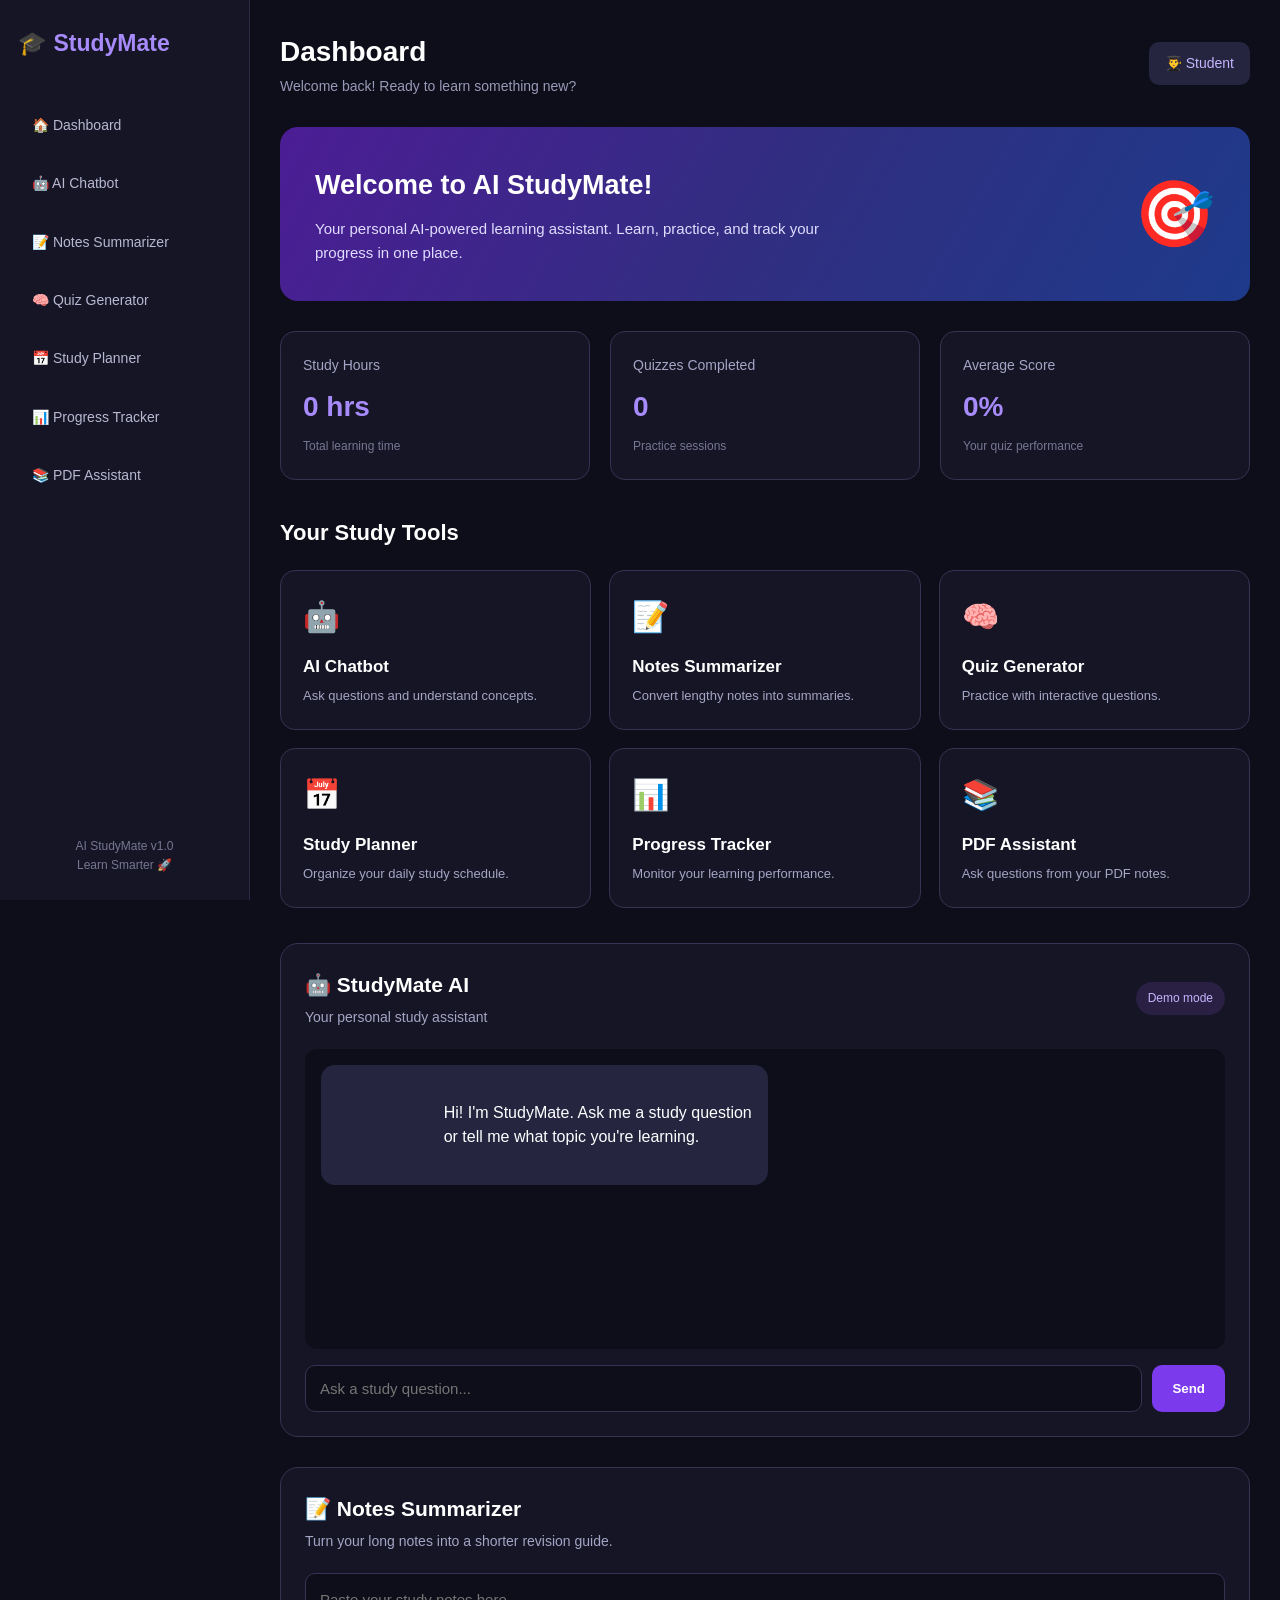
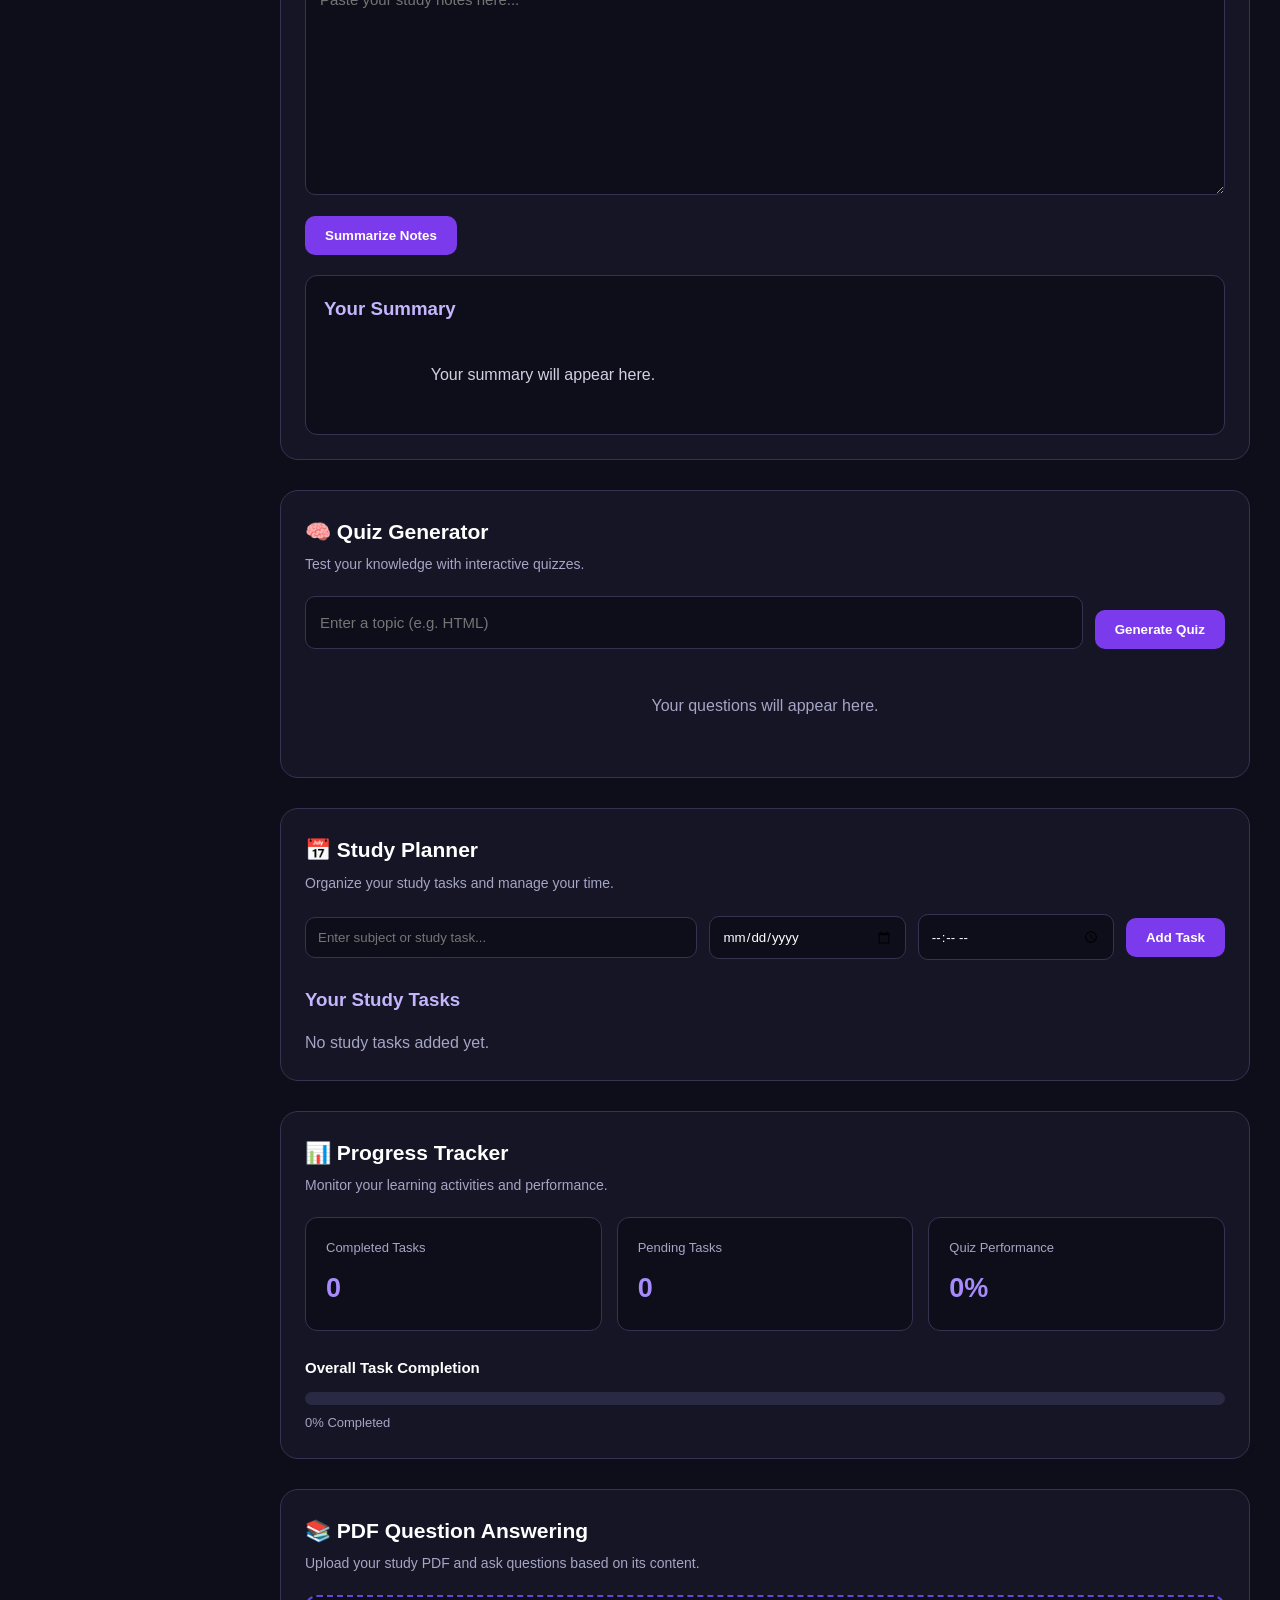
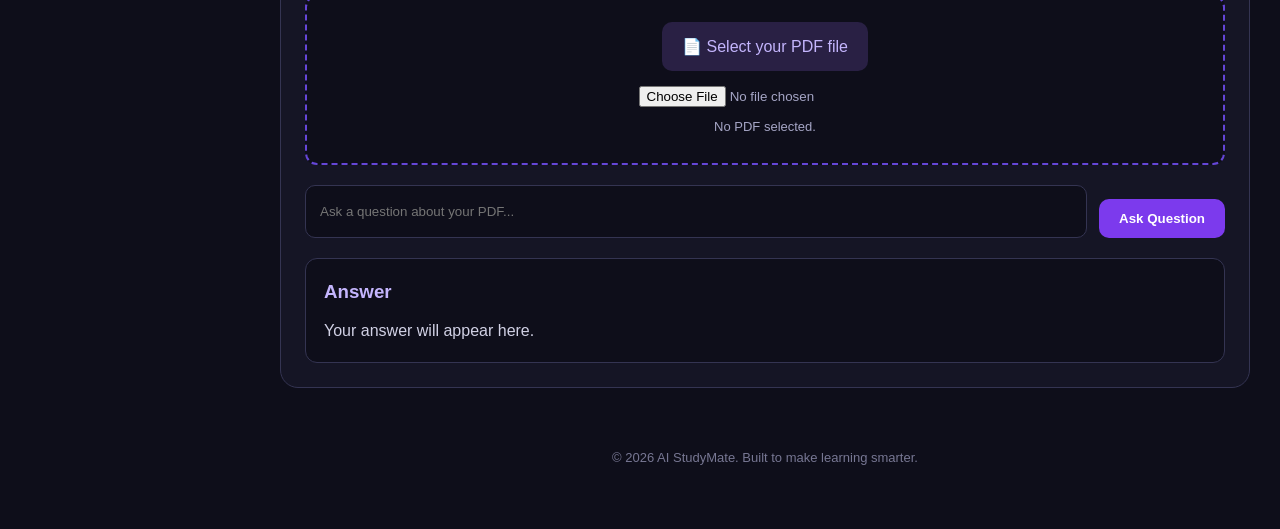
<file: index.html>
<!DOCTYPE html>
<html lang="en">

<head>
    <meta charset="UTF-8">
    <meta name="viewport" content="width=device-width, initial-scale=1.0">

    <title>AI StudyMate - Smart Study Assistant</title>

    <link rel="stylesheet" href="style.css">
</head>

<body>

    <!-- Main Dashboard Layout -->
    <div class="dashboard">

        <!-- Sidebar -->
        <aside class="sidebar">

            <div class="logo">
                <h2>🎓 StudyMate</h2>
            </div>

            <nav class="sidebar-nav">

                <a href="#dashboard">🏠 Dashboard</a>

                <a href="#chatbot">🤖 AI Chatbot</a>

                <a href="#notes">📝 Notes Summarizer</a>

                <a href="#quiz">🧠 Quiz Generator</a>

                <a href="#planner">📅 Study Planner</a>

                <a href="#progress">📊 Progress Tracker</a>

                <a href="#pdf">📚 PDF Assistant</a>

            </nav>

            <div class="sidebar-footer">
                <p>AI StudyMate v1.0</p>
                <p>Learn Smarter 🚀</p>
            </div>

        </aside>


        <!-- Main Content -->
        <main class="main-content" id="dashboard">

            <!-- Top Navigation -->
            <header class="topbar">

                <div>
                    <h1>Dashboard</h1>
                    <p>Welcome back! Ready to learn something new?</p>
                </div>

                <div class="profile">
                    <span>👨‍🎓 Student</span>
                </div>

            </header>


            <!-- Welcome Section -->
            <section class="welcome-section">

                <div>
                    <h2>Welcome to AI StudyMate!</h2>

                    <p>
                        Your personal AI-powered learning assistant.
                        Learn, practice, and track your progress
                        in one place.
                    </p>
                </div>

                <div class="welcome-icon">
                    🎯
                </div>

            </section>


            <!-- Dashboard Statistics -->
            <section class="stats-container">

                <div class="stat-card">
                    <h3>Study Hours</h3>
                    <h2 id="studyHours">0 hrs</h2>
                    <p>Total learning time</p>
                </div>

                <div class="stat-card">
                    <h3>Quizzes Completed</h3>
                    <h2 id="quizCount">0</h2>
                    <p>Practice sessions</p>
                </div>

                <div class="stat-card">
                    <h3>Average Score</h3>
                    <h2 id="averageScore">0%</h2>
                    <p>Your quiz performance</p>
                </div>

            </section>


            <!-- Available Tools -->
            <section class="tools-section" id="tools">

                <h2>Your Study Tools</h2>

                <div class="tools-grid">

                    <a href="#chatbot" class="tool-card">
                        <span>🤖</span>
                        <h3>AI Chatbot</h3>
                        <p>Ask questions and understand concepts.</p>
                    </a>

                    <a href="#notes" class="tool-card">
                        <span>📝</span>
                        <h3>Notes Summarizer</h3>
                        <p>Convert lengthy notes into summaries.</p>
                    </a>

                    <a href="#quiz" class="tool-card">
                        <span>🧠</span>
                        <h3>Quiz Generator</h3>
                        <p>Practice with interactive questions.</p>
                    </a>

                    <a href="#planner" class="tool-card">
                        <span>📅</span>
                        <h3>Study Planner</h3>
                        <p>Organize your daily study schedule.</p>
                    </a>

                    <a href="#progress" class="tool-card">
                        <span>📊</span>
                        <h3>Progress Tracker</h3>
                        <p>Monitor your learning performance.</p>
                    </a>

                    <a href="#pdf" class="tool-card">
                        <span>📚</span>
                        <h3>PDF Assistant</h3>
                        <p>Ask questions from your PDF notes.</p>
                    </a>

                </div>

            </section>


            <!-- 1. AI Chatbot -->
            <section class="chatbot" id="chatbot">

                <div class="chat-header">

                    <div>
                        <h2>🤖 StudyMate AI</h2>
                        <p>Your personal study assistant</p>
                    </div>

                    <span class="chat-status">Demo mode</span>

                </div>

                <div class="chat-messages" id="chatMessages">

                    <div class="message bot-message">
                        Hi! I'm StudyMate. Ask me a study question
                        or tell me what topic you're learning.
                    </div>

                </div>

                <form class="chat-form" id="chatForm">

                    <input
                        type="text"
                        id="chatInput"
                        placeholder="Ask a study question..."
                        autocomplete="off"
                        aria-label="Enter your study question"
                    >

                    <button type="submit" id="sendButton">
                        Send
                    </button>

                </form>

            </section>


            <!-- 2. Notes Summarizer -->
            <section class="notes-summarizer" id="notes">

                <div class="notes-header">

                    <h2>📝 Notes Summarizer</h2>

                    <p>
                        Turn your long notes into a shorter revision guide.
                    </p>

                </div>

                <textarea
                    id="notesInput"
                    placeholder="Paste your study notes here..."
                    rows="8"
                ></textarea>

                <button id="summarizeButton" type="button">
                    Summarize Notes
                </button>

                <div class="summary-result" id="summaryResult">

                    <h3>Your Summary</h3>

                    <p id="summaryText">
                        Your summary will appear here.
                    </p>

                </div>

            </section>


            <!-- 3. Quiz Generator -->
            <section class="quiz-generator" id="quiz">

                <div class="quiz-header">

                    <h2>🧠 Quiz Generator</h2>

                    <p>
                        Test your knowledge with interactive quizzes.
                    </p>

                </div>

                <div class="quiz-input">

                    <input
                        type="text"
                        id="quizTopic"
                        placeholder="Enter a topic (e.g. HTML)"
                    >

                    <button id="generateQuiz" type="button">
                        Generate Quiz
                    </button>

                </div>

                <div id="quizContainer">

                    <p class="quiz-placeholder">
                        Your questions will appear here.
                    </p>

                </div>

                <div id="quizScore"></div>

            </section>


            <!-- 4. Study Planner -->
            <section class="study-planner" id="planner">

                <div class="planner-header">

                    <h2>📅 Study Planner</h2>

                    <p>
                        Organize your study tasks and manage your time.
                    </p>

                </div>

                <form id="plannerForm" class="planner-form">

                    <input
                        type="text"
                        id="taskInput"
                        placeholder="Enter subject or study task..."
                        required
                    >

                    <input
                        type="date"
                        id="taskDate"
                        required
                    >

                    <input
                        type="time"
                        id="taskTime"
                        required
                    >

                    <button type="submit">
                        Add Task
                    </button>

                </form>

                <div class="planner-list">

                    <h3>Your Study Tasks</h3>

                    <div id="taskList">

                        <p class="planner-placeholder">
                            Your study tasks will appear here.
                        </p>

                    </div>

                </div>

            </section>


            <!-- 5. Progress Tracker -->
            <section class="progress-tracker" id="progress">

                <div class="progress-header">

                    <h2>📊 Progress Tracker</h2>

                    <p>
                        Monitor your learning activities and performance.
                    </p>

                </div>

                <div class="progress-cards">

                    <div class="progress-card">

                        <h3>Completed Tasks</h3>

                        <h2 id="completedTasks">0</h2>

                    </div>

                    <div class="progress-card">

                        <h3>Pending Tasks</h3>

                        <h2 id="pendingTasks">0</h2>

                    </div>

                    <div class="progress-card">

                        <h3>Quiz Performance</h3>

                        <h2 id="progressQuizScore">0%</h2>

                    </div>

                </div>

                <div class="progress-bar-container">

                    <h3>Overall Task Completion</h3>

                    <div class="progress-bar">

                        <div
                            class="progress-fill"
                            id="progressFill"
                        ></div>

                    </div>

                    <p id="progressPercentage">0% Completed</p>

                </div>

            </section>


            <!-- 6. PDF Question Answering -->
            <section class="pdf-assistant" id="pdf">

                <div class="pdf-header">

                    <h2>📚 PDF Question Answering</h2>

                    <p>
                        Upload your study PDF and ask questions
                        based on its content.
                    </p>

                </div>

                <div class="pdf-upload-area">

                    <label for="pdfInput">
                        📄 Select your PDF file
                    </label>

                    <input
                        type="file"
                        id="pdfInput"
                        accept=".pdf,application/pdf"
                    >

                    <p id="pdfFileName">
                        No PDF selected.
                    </p>

                </div>

                <div class="pdf-question-area">

                    <input
                        type="text"
                        id="pdfQuestion"
                        placeholder="Ask a question about your PDF..."
                    >

                    <button id="askPdfButton" type="button">
                        Ask Question
                    </button>

                </div>

                <div class="pdf-answer-area">

                    <h3>Answer</h3>

                    <p id="pdfAnswer">
                        Your answer will appear here.
                    </p>

                </div>

            </section>


            <!-- Footer -->
            <footer>

                <p>
                    © 2026 AI StudyMate.
                    Built to make learning smarter.
                </p>

            </footer>

        </main>

    </div>


    <!-- JavaScript -->
    <script src="script.js"></script>

</body>

</html>
</file>
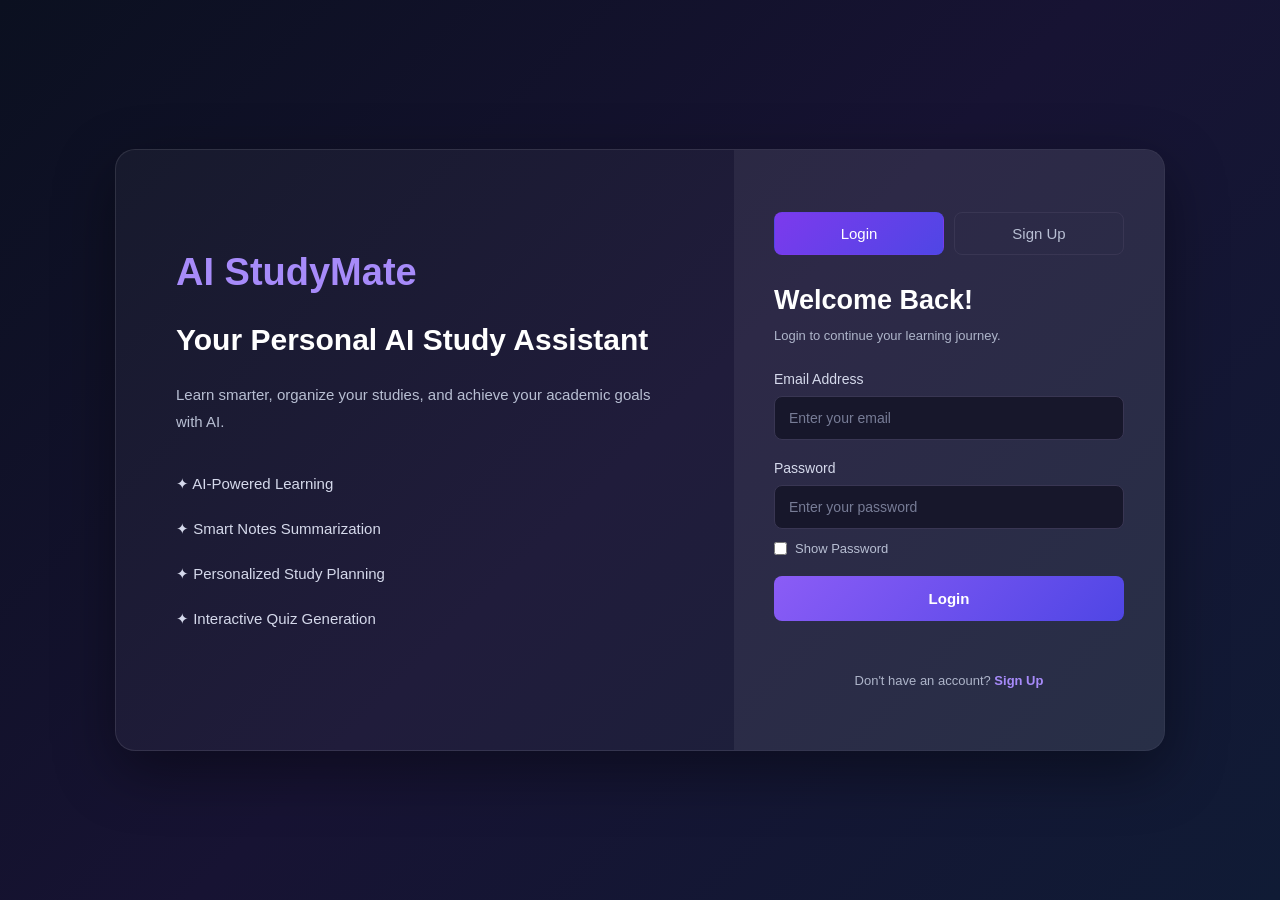
<file: auth.html>
<!DOCTYPE html>
<html lang="en">

<head>
    <meta charset="UTF-8">
    <meta name="viewport" content="width=device-width, initial-scale=1.0">

    <title>AI StudyMate - Login & Signup</title>

    <link rel="stylesheet" href="auth.css">
</head>

<body>

    <div class="auth-container">

        <!-- Left side: Project information -->
        <div class="auth-info">

            <h1>AI StudyMate</h1>

            <h2>Your Personal AI Study Assistant</h2>

            <p>
                Learn smarter, organize your studies,
                and achieve your academic goals with AI.
            </p>

            <div class="features">
                <p>✦ AI-Powered Learning</p>
                <p>✦ Smart Notes Summarization</p>
                <p>✦ Personalized Study Planning</p>
                <p>✦ Interactive Quiz Generation</p>
            </div>

        </div>


        <!-- Right side: Login and Signup forms -->
        <div class="auth-box">

            <div class="auth-tabs">

                <button id="loginTab" class="active">
                    Login
                </button>

                <button id="signupTab">
                    Sign Up
                </button>

            </div>


            <!-- Login Form -->
            <form id="loginForm">

                <h2>Welcome Back!</h2>

                <p class="form-description">
                    Login to continue your learning journey.
                </p>

                <label for="loginEmail">Email Address</label>

                <input
                    type="email"
                    id="loginEmail"
                    placeholder="Enter your email"
                    required
                >

                <label for="loginPassword">Password</label>

                <input
                    type="password"
                    id="loginPassword"
                    placeholder="Enter your password"
                    required
                >

                <div class="password-option">

                    <label>
                        <input type="checkbox" id="showLoginPassword">
                        Show Password
                    </label>

                </div>

                <button type="submit" class="auth-submit">
                    Login
                </button>

                <p id="loginMessage" class="message"></p>

                <p class="switch-text">
                    Don't have an account?
                    <span id="openSignup">Sign Up</span>
                </p>

            </form>


            <!-- Signup Form -->
            <form id="signupForm" class="hidden">

                <h2>Create Account</h2>

                <p class="form-description">
                    Join AI StudyMate and study smarter.
                </p>

                <label for="signupName">Full Name</label>

                <input
                    type="text"
                    id="signupName"
                    placeholder="Enter your full name"
                    required
                >

                <label for="signupEmail">Email Address</label>

                <input
                    type="email"
                    id="signupEmail"
                    placeholder="Enter your email"
                    required
                >

                <label for="signupPassword">Password</label>

                <input
                    type="password"
                    id="signupPassword"
                    placeholder="Create a password"
                    minlength="8"
                    required
                >

                <label for="confirmPassword">Confirm Password</label>

                <input
                    type="password"
                    id="confirmPassword"
                    placeholder="Confirm your password"
                    minlength="8"
                    required
                >

                <div class="password-option">

                    <label>
                        <input type="checkbox" id="showSignupPassword">
                        Show Password
                    </label>

                </div>

                <button type="submit" class="auth-submit">
                    Create Account
                </button>

                <p id="signupMessage" class="message"></p>

                <p class="switch-text">
                    Already have an account?
                    <span id="openLogin">Login</span>
                </p>

            </form>

        </div>

    </div>

    <script src="auth.js"></script>

</body>
</html>
</file>
<file: style.css>
/* =========================================
   AI STUDYMATE - MAIN CSS
   Modern Dark Purple and Blue Theme
========================================= */


/* 1. GLOBAL SETTINGS */

* {
    margin: 0;
    padding: 0;
    box-sizing: border-box;
}

html {
    scroll-behavior: smooth;
}

body {
    font-family: 'Segoe UI', Arial, sans-serif;
    background: #0e0e1a;
    color: #ffffff;
    line-height: 1.6;
}

button,
input,
textarea {
    font-family: inherit;
}


/* 2. DASHBOARD LAYOUT */

.dashboard {
    display: flex;
    min-height: 100vh;
}


/* 3. SIDEBAR */

.sidebar {
    width: 250px;
    min-width: 250px;
    background: #151525;
    border-right: 1px solid #292943;
    padding: 25px 18px;

    display: flex;
    flex-direction: column;

    position: fixed;
    top: 0;
    left: 0;
    height: 100vh;
}

.logo h2 {
    color: #a78bfa;
    font-size: 23px;
    margin-bottom: 40px;
}

.sidebar-nav {
    display: flex;
    flex-direction: column;
    gap: 12px;
}

.sidebar-nav a {
    text-decoration: none;
    color: #b8b8d1;
    padding: 12px 14px;
    border-radius: 10px;
    font-size: 14px;
    transition: 0.3s;
}

.sidebar-nav a:hover {
    background: #292044;
    color: #ffffff;
    transform: translateX(4px);
}

.sidebar-footer {
    margin-top: auto;
    color: #777793;
    font-size: 12px;
    text-align: center;
}


/* 4. MAIN CONTENT */

.main-content {
    margin-left: 250px;
    width: calc(100% - 250px);
    padding: 30px;
    min-width: 0;
}

section {
    scroll-margin-top: 25px;
}


/* 5. TOPBAR */

.topbar {
    display: flex;
    justify-content: space-between;
    align-items: center;
    gap: 15px;
    margin-bottom: 30px;
}

.topbar h1 {
    font-size: 28px;
    color: #ffffff;
}

.topbar p {
    color: #9999b8;
    font-size: 14px;
}

.profile {
    background: #252540;
    padding: 10px 16px;
    border-radius: 10px;
    color: #c4b5fd;
    font-size: 14px;
}


/* 6. WELCOME SECTION */

.welcome-section {
    background: linear-gradient(
        120deg,
        #4c1d95,
        #312e81,
        #1e3a8a
    );

    border-radius: 18px;
    padding: 35px;

    display: flex;
    justify-content: space-between;
    align-items: center;
    gap: 20px;

    margin-bottom: 30px;
}

.welcome-section h2 {
    font-size: 27px;
    margin-bottom: 10px;
}

.welcome-section p {
    color: #e0ddff;
    max-width: 550px;
    font-size: 15px;
}

.welcome-icon {
    font-size: 65px;
}


/* 7. DASHBOARD STATISTICS */

.stats-container {
    display: grid;
    grid-template-columns: repeat(3, 1fr);
    gap: 20px;
    margin-bottom: 35px;
}

.stat-card {
    background: #151525;
    border: 1px solid #343452;
    padding: 22px;
    border-radius: 15px;
    transition: 0.3s;
}

.stat-card:hover {
    border-color: #8b5cf6;
    transform: translateY(-4px);
}

.stat-card h3 {
    color: #a5a5c5;
    font-size: 14px;
    font-weight: normal;
}

.stat-card h2 {
    color: #a78bfa;
    font-size: 28px;
    margin: 8px 0;
}

.stat-card p {
    color: #777793;
    font-size: 12px;
}


/* 8. STUDY TOOLS */

.tools-section {
    margin-bottom: 35px;
}

.tools-section > h2 {
    margin-bottom: 20px;
    font-size: 22px;
}

.tools-grid {
    display: grid;
    grid-template-columns: repeat(3, 1fr);
    gap: 18px;
}

.tool-card {
    background: #151525;
    border: 1px solid #343452;
    border-radius: 15px;
    padding: 22px;

    text-decoration: none;
    color: #ffffff;

    transition: 0.3s;
}

.tool-card:hover {
    transform: translateY(-5px);
    border-color: #8b5cf6;
    background: #1d1b35;
}

.tool-card span {
    font-size: 30px;
}

.tool-card h3 {
    margin: 12px 0 6px;
    font-size: 17px;
}

.tool-card p {
    color: #a5a5c5;
    font-size: 13px;
}


/* 9. COMMON SECTION DESIGN */

.chatbot,
.notes-summarizer,
.quiz-generator,
.study-planner,
.progress-tracker,
.pdf-assistant {
    background: #151525;
    border: 1px solid #343452;
    border-radius: 18px;
    padding: 24px;
    margin-top: 30px;
}

.chat-header,
.notes-header,
.quiz-header,
.planner-header,
.progress-header,
.pdf-header {
    margin-bottom: 20px;
}

.chat-header h2,
.notes-header h2,
.quiz-header h2,
.planner-header h2,
.progress-header h2,
.pdf-header h2 {
    color: #ffffff;
    font-size: 21px;
    margin-bottom: 5px;
}

.chat-header p,
.notes-header p,
.quiz-header p,
.planner-header p,
.progress-header p,
.pdf-header p {
    color: #a5a5c5;
    font-size: 14px;
}


/* 10. CHATBOT */

.chat-header {
    display: flex;
    justify-content: space-between;
    align-items: center;
    gap: 12px;
}

.chat-status {
    background: #292044;
    color: #c4b5fd;
    padding: 7px 12px;
    border-radius: 20px;
    font-size: 12px;
}

.chat-messages {
    height: 300px;
    overflow-y: auto;

    background: #0e0e1a;
    border-radius: 12px;
    padding: 16px;

    display: flex;
    flex-direction: column;
    gap: 12px;
}

.message {
    max-width: 80%;
    padding: 12px 16px;
    border-radius: 14px;
    line-height: 1.5;
    color: #ffffff;
    white-space: pre-wrap;
    overflow-wrap: anywhere;
}

.bot-message {
    background: #252540;
    align-self: flex-start;
}

.user-message {
    background: #6546d7;
    align-self: flex-end;
}

.chat-form {
    display: flex;
    gap: 10px;
    margin-top: 16px;
}

.chat-form input {
    flex: 1;
    min-width: 0;
    background: #0e0e1a;
    border: 1px solid #343452;
    border-radius: 10px;
    padding: 14px;
    color: white;
    font-size: 15px;
}

.chat-form button {
    background: #7c3aed;
    color: white;
    border: none;
    border-radius: 10px;
    padding: 12px 20px;
    cursor: pointer;
    font-weight: bold;
}

.chat-form button:hover {
    background: #6d28d9;
}


/* 11. NOTES SUMMARIZER */

.notes-header h2 {
    color: #ffffff;
}

#notesInput {
    width: 100%;
    box-sizing: border-box;
    min-height: 160px;

    background: #0e0e1a;
    color: #ffffff;

    border: 1px solid #343452;
    border-radius: 10px;

    padding: 14px;
    font-size: 15px;
    line-height: 1.6;

    resize: vertical;
}

#notesInput:focus {
    outline: 2px solid #8b5cf6;
    border-color: transparent;
}


/* COMMON BUTTON DESIGN */

#summarizeButton,
#generateQuiz,
.planner-form button,
#askPdfButton {
    background: #7c3aed;
    color: #ffffff;
    border: none;
    border-radius: 10px;

    padding: 12px 20px;
    margin-top: 14px;

    font-weight: bold;
    cursor: pointer;
    transition: 0.3s;
}

#summarizeButton:hover,
#generateQuiz:hover,
.planner-form button:hover,
#askPdfButton:hover {
    background: #6d28d9;
}


/* SUMMARY RESULT */

.summary-result {
    background: #0e0e1a;
    border: 1px solid #343452;
    border-radius: 12px;
    padding: 18px;
    margin-top: 20px;
}

.summary-result h3 {
    color: #c4b5fd;
    margin-bottom: 10px;
}

.summary-result p {
    color: #d1d1e5;
    line-height: 1.7;
    white-space: pre-wrap;
}


/* 12. QUIZ GENERATOR */

.quiz-input {
    display: flex;
    gap: 12px;
}

.quiz-input input {
    flex: 1;
    min-width: 0;

    background: #0e0e1a;
    border: 1px solid #343452;
    border-radius: 10px;

    padding: 14px;
    color: white;
    font-size: 15px;
}

.quiz-input button {
    margin-top: 0;
}

.quiz-placeholder {
    color: #a5a5c5;
    text-align: center;
    padding: 20px;
}

#quizContainer {
    margin-top: 24px;
}

.quiz-question {
    background: #0e0e1a;
    border: 1px solid #343452;
    border-radius: 12px;
    padding: 18px;
    margin-bottom: 15px;
}

.quiz-question h3 {
    font-size: 16px;
    margin-bottom: 14px;
}

.quiz-option {
    display: block;
    background: #252540;
    padding: 12px;
    border-radius: 8px;
    margin: 8px 0;
    cursor: pointer;
}

.quiz-option:hover {
    background: #35265c;
}

.quiz-option input {
    margin-right: 8px;
    accent-color: #8b5cf6;
}

#quizScore {
    color: #c4b5fd;
    font-weight: bold;
    margin-top: 15px;
}


/* 13. STUDY PLANNER */

.planner-form {
    display: grid;
    grid-template-columns: 2fr 1fr 1fr auto;
    gap: 12px;
    align-items: center;
}

.planner-form input {
    width: 100%;
    min-width: 0;
    background: #0e0e1a;
    border: 1px solid #343452;
    border-radius: 10px;
    padding: 12px;
    color: white;
}

.planner-form button {
    margin-top: 0;
}

.planner-list {
    margin-top: 25px;
}

.planner-list h3 {
    margin-bottom: 15px;
    color: #c4b5fd;
}

.planner-placeholder {
    color: #a5a5c5;
}

.task-item {
    display: flex;
    justify-content: space-between;
    align-items: center;
    gap: 12px;
    background: #0e0e1a;
    border: 1px solid #343452;
    padding: 14px;
    border-radius: 10px;
    margin-bottom: 10px;
}

.task-item.completed {
    opacity: 0.6;
    text-decoration: line-through;
}

.task-actions {
    display: flex;
    gap: 8px;
    flex-wrap: wrap;
}

.task-actions button {
    background: #6546d7;
    border: none;
    color: white;
    padding: 7px 10px;
    border-radius: 7px;
    cursor: pointer;
}


/* 14. PROGRESS TRACKER */

.progress-cards {
    display: grid;
    grid-template-columns: repeat(3, 1fr);
    gap: 15px;
    margin-top: 20px;
}

.progress-card {
    background: #0e0e1a;
    border: 1px solid #343452;
    padding: 20px;
    border-radius: 12px;
}

.progress-card h3 {
    color: #a5a5c5;
    font-size: 13px;
    font-weight: normal;
}

.progress-card h2 {
    color: #a78bfa;
    font-size: 27px;
    margin-top: 8px;
}

.progress-bar-container {
    margin-top: 25px;
}

.progress-bar-container h3 {
    margin-bottom: 12px;
    font-size: 15px;
}

.progress-bar {
    width: 100%;
    height: 13px;
    background: #292943;
    border-radius: 20px;
    overflow: hidden;
}

.progress-fill {
    width: 0%;
    height: 100%;
    background: linear-gradient(90deg, #7c3aed, #3b82f6);
    border-radius: 20px;
    transition: width 0.5s ease;
}

#progressPercentage {
    color: #a5a5c5;
    font-size: 13px;
    margin-top: 8px;
}


/* 15. PDF ASSISTANT */

.pdf-upload-area {
    background: #0e0e1a;
    border: 2px dashed #6546d7;
    border-radius: 12px;
    padding: 25px;
    text-align: center;
}

.pdf-upload-area label {
    display: inline-block;
    background: #292044;
    color: #c4b5fd;
    padding: 12px 20px;
    border-radius: 10px;
    cursor: pointer;
}

#pdfInput {
    display: block;
    margin: 15px auto 0;
    max-width: 100%;
    color: #a5a5c5;
}

#pdfFileName {
    color: #a5a5c5;
    font-size: 13px;
    margin-top: 10px;
}

.pdf-question-area {
    display: flex;
    gap: 12px;
    margin-top: 20px;
}

.pdf-question-area input {
    flex: 1;
    min-width: 0;
    background: #0e0e1a;
    border: 1px solid #343452;
    border-radius: 10px;
    padding: 14px;
    color: white;
}

.pdf-question-area button {
    margin-top: 0;
}

.pdf-answer-area {
    background: #0e0e1a;
    border: 1px solid #343452;
    border-radius: 12px;
    padding: 18px;
    margin-top: 20px;
}

.pdf-answer-area h3 {
    color: #c4b5fd;
    margin-bottom: 10px;
}

.pdf-answer-area p {
    color: #d1d1e5;
    line-height: 1.7;
}


/* 16. FOOTER */

footer {
    text-align: center;
    color: #777793;
    font-size: 13px;
    padding: 30px 10px;
    margin-top: 30px;
}


/* 17. SCROLLBAR */

::-webkit-scrollbar {
    width: 8px;
}

::-webkit-scrollbar-track {
    background: #0e0e1a;
}

::-webkit-scrollbar-thumb {
    background: #493477;
    border-radius: 10px;
}


/* 18. RESPONSIVE DESIGN - TABLETS */

@media (max-width: 1000px) {

    .sidebar {
        width: 210px;
        min-width: 210px;
    }

    .main-content {
        margin-left: 210px;
        width: calc(100% - 210px);
        padding: 22px;
    }

    .tools-grid {
        grid-template-columns: repeat(2, 1fr);
    }

    .planner-form {
        grid-template-columns: 1fr 1fr;
    }

}


/* 19. RESPONSIVE DESIGN - MOBILE */

@media (max-width: 650px) {

    .sidebar {
        position: relative;
        width: 100%;
        min-width: 0;
        height: auto;
        padding: 15px;
        border-right: none;
        border-bottom: 1px solid #292943;
    }

    .logo h2 {
        margin-bottom: 15px;
    }

    .sidebar-nav {
        display: grid;
        grid-template-columns: repeat(2, 1fr);
        gap: 6px;
    }

    .sidebar-nav a {
        padding: 9px;
        font-size: 12px;
    }

    .sidebar-footer {
        display: none;
    }

    .dashboard {
        flex-direction: column;
    }

    .main-content {
        margin-left: 0;
        width: 100%;
        padding: 18px;
    }

    .topbar {
        align-items: flex-start;
        flex-direction: column;
    }

    .welcome-section {
        padding: 22px;
    }

    .welcome-section h2 {
        font-size: 21px;
    }

    .welcome-icon {
        font-size: 40px;
    }

    .stats-container,
    .progress-cards {
        grid-template-columns: 1fr;
    }

    .tools-grid {
        grid-template-columns: 1fr;
    }

    .chatbot,
    .notes-summarizer,
    .quiz-generator,
    .study-planner,
    .progress-tracker,
    .pdf-assistant {
        padding: 17px;
    }

    .chat-form,
    .quiz-input,
    .pdf-question-area {
        flex-direction: column;
    }

    .chat-form button,
    .quiz-input button,
    .pdf-question-area button {
        width: 100%;
    }

    .planner-form {
        grid-template-columns: 1fr;
    }

    .task-item {
        align-items: flex-start;
        flex-direction: column;
    }

    .message {
        max-width: 90%;
    }

}
</file>
<file: auth.css>
/* 1. Remove default spacing */
* {
    margin: 0;
    padding: 0;
    box-sizing: border-box;
}

/* 2. Main page background */
body {
    font-family: Arial, sans-serif;
    background: linear-gradient(135deg, #0b1020, #171333, #101b35);
    color: white;
    min-height: 100vh;

    display: flex;
    justify-content: center;
    align-items: center;

    padding: 30px;
}

/* 3. Main container */
.auth-container {
    width: 100%;
    max-width: 1050px;
    min-height: 600px;

    display: flex;
    align-items: center;

    background: rgba(255, 255, 255, 0.04);
    border: 1px solid rgba(255, 255, 255, 0.1);
    border-radius: 20px;

    overflow: hidden;

    box-shadow: 0 20px 60px rgba(0, 0, 0, 0.4);
}

/* 4. Left information section */
.auth-info {
    flex: 1;
    padding: 60px;
}

.auth-info h1 {
    font-size: 38px;
    color: #a78bfa;
    margin-bottom: 25px;
}

.auth-info h2 {
    font-size: 30px;
    line-height: 1.4;
    margin-bottom: 20px;
}

.auth-info p {
    color: #b8bfd3;
    font-size: 15px;
    line-height: 1.8;
}

/* 5. Features list */
.features {
    margin-top: 35px;
}

.features p {
    margin-bottom: 18px;
    font-size: 15px;
    color: #d5d9eb;
}

/* 6. Right authentication box */
.auth-box {
    width: 430px;
    min-height: 600px;

    background: rgba(255, 255, 255, 0.06);

    padding: 40px;

    display: flex;
    flex-direction: column;
    justify-content: center;
}

/* 7. Login and Signup tabs */
.auth-tabs {
    display: flex;
    gap: 10px;
    margin-bottom: 30px;
}

.auth-tabs button {
    flex: 1;
    padding: 12px;

    background: transparent;
    color: #b8bfd3;

    border: 1px solid #393653;
    border-radius: 8px;

    font-size: 15px;
    cursor: pointer;
    transition: 0.3s;
}

.auth-tabs button:hover {
    background: rgba(139, 92, 246, 0.15);
}

.auth-tabs button.active {
    background: linear-gradient(135deg, #7c3aed, #4f46e5);
    color: white;
    border-color: transparent;
}

/* 8. Form heading */
.auth-box h2 {
    font-size: 27px;
    margin-bottom: 10px;
}

.form-description {
    color: #aeb5ca;
    font-size: 13px;
    margin-bottom: 25px;
    line-height: 1.6;
}

/* 9. Input labels */
.auth-box form > label {
    display: block;
    font-size: 14px;
    margin-bottom: 9px;
    color: #d5d9eb;
}

/* 10. Input fields */
.auth-box form > input {
    width: 100%;
    padding: 13px 14px;

    margin-bottom: 20px;

    background: #17172b;
    color: white;

    border: 1px solid #393653;
    border-radius: 8px;

    outline: none;
    font-size: 14px;

    transition: 0.3s;
}

/* Input focus effect */
.auth-box form > input:focus {
    border-color: #8b5cf6;
    box-shadow: 0 0 8px rgba(139, 92, 246, 0.3);
}

/* Placeholder color */
.auth-box input::placeholder {
    color: #777c96;
}

/* 11. Password visibility option */
.password-option {
    margin-top: -8px;
    margin-bottom: 20px;
}

.password-option label {
    display: flex;
    align-items: center;
    gap: 8px;

    font-size: 13px;
    color: #b8bfd3;

    cursor: pointer;
}

.password-option input {
    accent-color: #8b5cf6;
    cursor: pointer;
}

/* 12. Main submit button */
.auth-submit {
    width: 100%;
    padding: 14px;

    background: linear-gradient(135deg, #8b5cf6, #4f46e5);
    color: white;

    border: none;
    border-radius: 8px;

    font-size: 15px;
    font-weight: bold;

    cursor: pointer;
    transition: 0.3s;
}

.auth-submit:hover {
    transform: translateY(-2px);
    box-shadow: 0 8px 20px rgba(124, 58, 237, 0.3);
}

/* 13. Form messages */
.message {
    min-height: 20px;
    margin-top: 12px;
    font-size: 13px;
    line-height: 1.5;
}

/* 14. Switch between Login and Signup */
.switch-text {
    margin-top: 20px;
    text-align: center;

    font-size: 13px;
    color: #aeb5ca;
}

.switch-text span {
    color: #a78bfa;
    font-weight: bold;
    cursor: pointer;
}

.switch-text span:hover {
    text-decoration: underline;
}

/* 15. Hide inactive form */
.hidden {
    display: none !important;
}

/* 16. Responsive design for tablets */
@media (max-width: 850px) {

    .auth-container {
        max-width: 500px;
        flex-direction: column;
    }

    .auth-info {
        padding: 35px;
        text-align: center;
    }

    .auth-info h1 {
        font-size: 30px;
    }

    .auth-info h2 {
        font-size: 23px;
    }

    .features {
        display: none;
    }

    .auth-box {
        width: 100%;
        min-height: auto;
    }
}

/* 17. Responsive design for mobile */
@media (max-width: 480px) {

    body {
        padding: 15px;
    }

    .auth-info {
        padding: 25px 20px;
    }

    .auth-info h1 {
        font-size: 26px;
    }

    .auth-info h2 {
        font-size: 20px;
    }

    .auth-box {
        padding: 25px 20px;
    }

    .auth-box h2 {
        font-size: 23px;
    }
}
</file>
